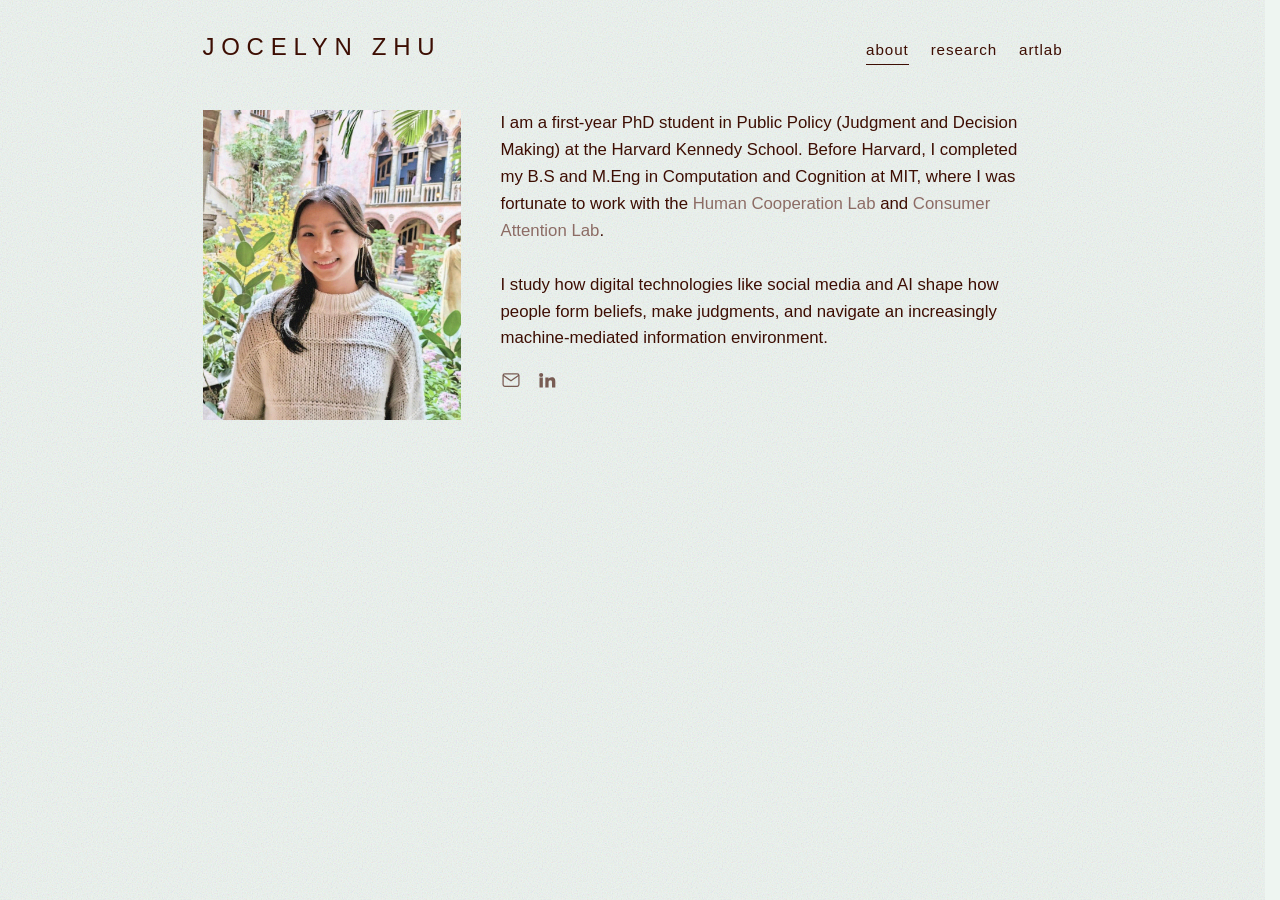
<file: index.html>
<!DOCTYPE html>
<html lang="en">

<head>
    <meta charset="UTF-8">
    <meta name="viewport" content="width=device-width, initial-scale=1.0">
    <title>JOCELYN ZHU</title>
    <link rel="preconnect" href="https://fonts.googleapis.com">
    <link rel="preconnect" href="https://fonts.gstatic.com" crossorigin>
    <link href="https://fonts.googleapis.com/css2?family=Playfair+Display:wght@500;600&display=swap" rel="stylesheet">
    <link rel="icon" href="favicon.svg" type="image/svg+xml">
    <link rel="icon" href="favicon.ico" sizes="any">
    <link rel="icon" href="favicon-32.png" type="image/png" sizes="32x32">
    <link rel="apple-touch-icon" href="apple-touch-icon.png">
    <link rel="stylesheet" href="styles.css">
</head>

<body>
    <header class="site-header">
        <div class="site-title"><a href="index.html">JOCELYN ZHU</a></div>
        <nav class="site-nav">
            <a href="index.html" aria-current="page">about</a>
            <a href="research.html">research</a>
            <a href="artlab.html">artlab</a>
        </nav>
    </header>

    <article>
        <div class="profile-container">
            <div class="grain-img profile-image">
                <img src="Jocelyn.jpeg" alt="Jocelyn Zhu">
            </div>
            <div class="profile-text">
                <p>I am a first-year PhD student in Public Policy (Judgment and Decision Making) at the Harvard Kennedy School. Before Harvard, I completed my B.S and M.Eng in Computation and Cognition at MIT, where I was fortunate to work with the <a href="https://davidrand-cooperation.com/lab">Human Cooperation Lab</a> and <a href="https://mitsloan.mit.edu/faculty/directory/jimin-nam">Consumer Attention Lab</a>.
                    <br>
                    <br>I study how digital technologies like social media and AI shape how people form beliefs, make judgments, and navigate an increasingly machine-mediated information environment.
                </p>
                <div class="contact-icons">
                    <a href="mailto:jocelynzhu@fas.harvard.edu" aria-label="Email">
                        <svg viewBox="0 0 24 24" fill="none" stroke="currentColor" stroke-width="1.5" stroke-linecap="round" stroke-linejoin="round" aria-hidden="true">
                            <rect x="2.5" y="4.5" width="19" height="15" rx="2"></rect>
                            <path d="M3 6.5l9 6.5 9-6.5"></path>
                        </svg>
                    </a>
                    <a href="https://www.linkedin.com/in/zhujocelyn/" aria-label="LinkedIn">
                        <svg viewBox="0 0 24 24" fill="currentColor" aria-hidden="true">
                            <path d="M4.98 3.5a2.5 2.5 0 1 1 0 5 2.5 2.5 0 0 1 0-5zM3 9h4v12H3V9zm7 0h3.8v1.65h.05c.53-.95 1.83-1.95 3.75-1.95 4 0 4.4 2.5 4.4 5.75V21h-4v-5.6c0-1.35-.03-3.1-1.9-3.1-1.9 0-2.2 1.48-2.2 3v5.7h-3.9V9z"></path>
                        </svg>
                    </a>
                </div>
            </div>
        </div>

    </article>

</body>

</html>
</file>
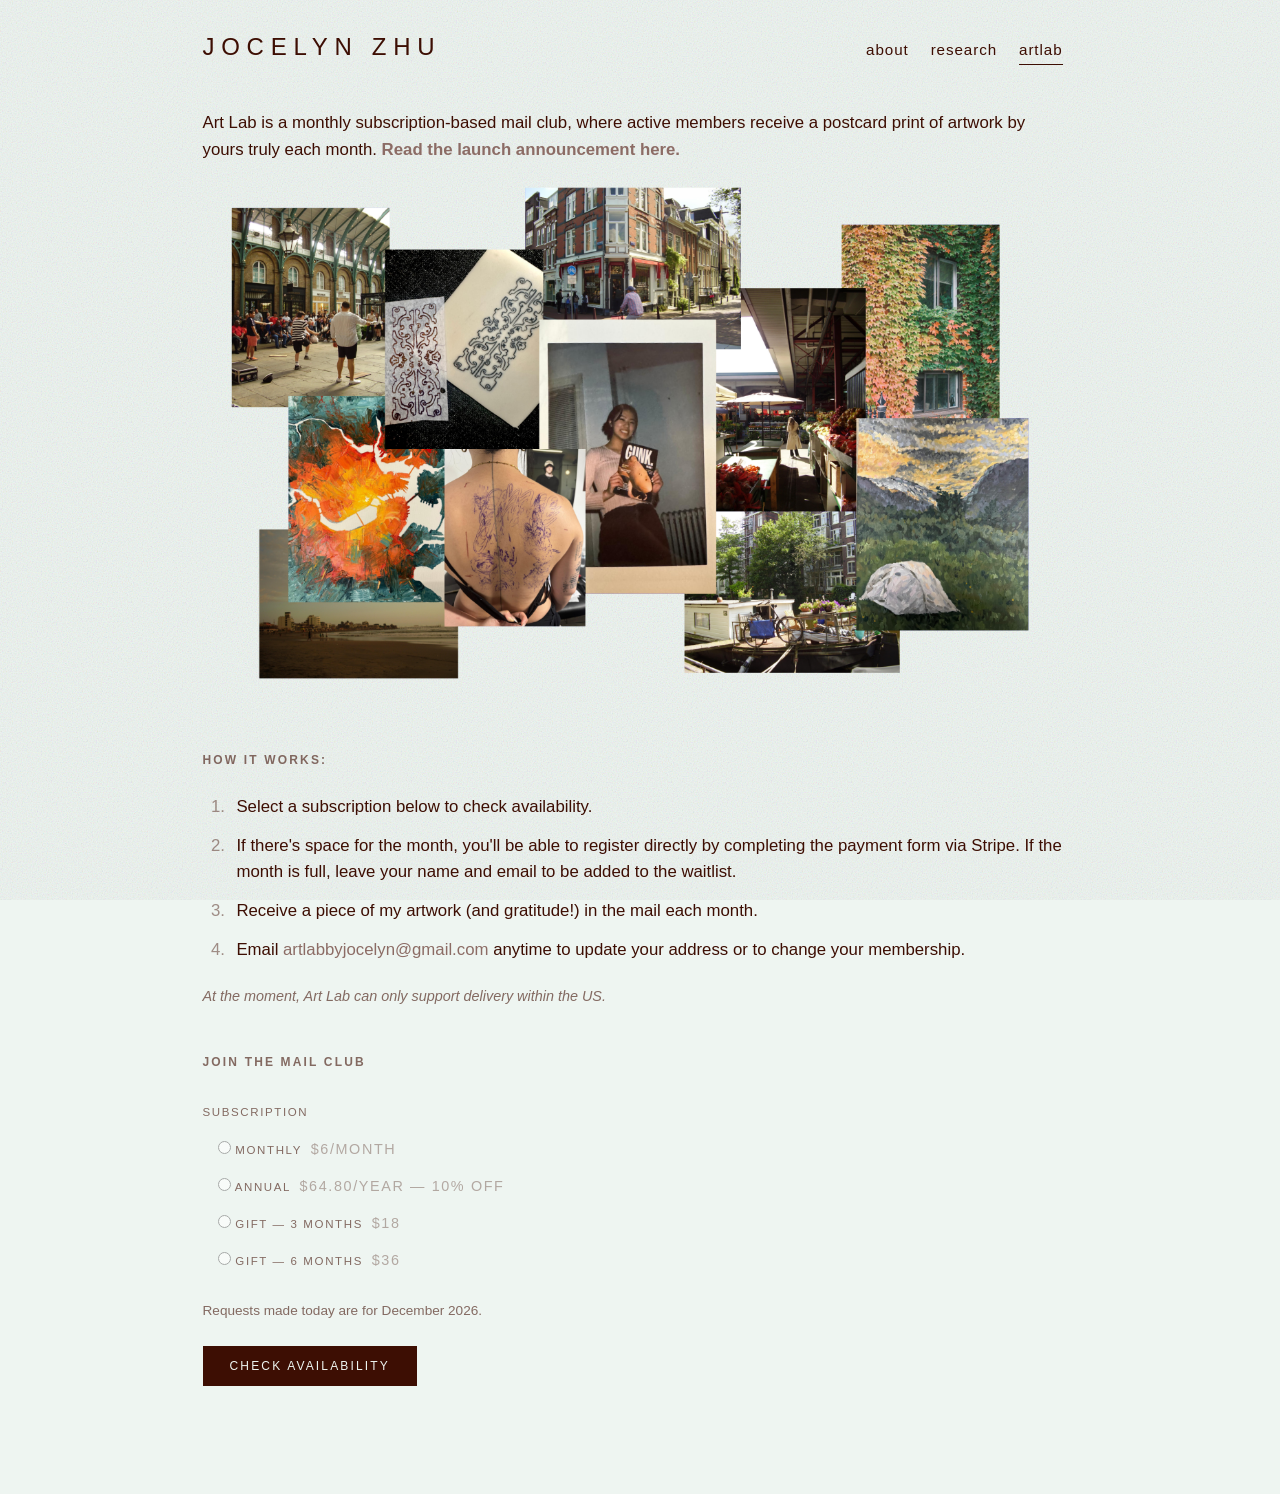
<file: artlab.html>
<!DOCTYPE html>
<html lang="en">

<head>
    <meta charset="UTF-8">
    <meta name="viewport" content="width=device-width, initial-scale=1.0">
    <title>Artlab | Jocelyn Zhu</title>
    <link rel="preconnect" href="https://fonts.googleapis.com">
    <link rel="preconnect" href="https://fonts.gstatic.com" crossorigin>
    <link href="https://fonts.googleapis.com/css2?family=Playfair+Display:wght@500;600&display=swap" rel="stylesheet">
    <link rel="icon" href="favicon.svg" type="image/svg+xml">
    <link rel="icon" href="favicon.ico" sizes="any">
    <link rel="icon" href="favicon-32.png" type="image/png" sizes="32x32">
    <link rel="apple-touch-icon" href="apple-touch-icon.png">
    <link rel="stylesheet" href="styles.css">
</head>

<body>
    <header class="site-header">
        <div class="site-title"><a href="index.html">JOCELYN ZHU</a></div>
        <nav class="site-nav">
            <a href="index.html">about</a>
            <a href="research.html">research</a>
            <a href="artlab.html" aria-current="page">artlab</a>
        </nav>
    </header>

    <article>
        <!-- <p>Monthly experiments, delivered to your mailbox.</p> -->
  

        <p>Art Lab is a monthly subscription-based mail club, where active members receive a postcard print of artwork by yours truly each month. <a class="announce" href="launch.html">Read the launch announcement here.</a></p>
        <img class="" src="artlab.png" alt="Art Overview">
        <h2>How it works:</h2>
        <ol class="steps">
            <li>Select a subscription below to check availability.</li>
            <li>If there's space for the month, you'll be able to register directly by completing the payment form via Stripe. If the month is full, leave your name and email to be added to the waitlist.</li>
            <li>Receive a piece of my artwork (and gratitude!) in the mail each month.</li>
            <li>Email <a href="mailto:artlabbyjocelyn@gmail.com">artlabbyjocelyn@gmail.com</a> anytime to update your address or to change your membership.</li>

        </ol>
        <p class="note">At the moment, Art Lab can only support delivery within the US.</p>

        <h2>Join the mail club</h2>

        <form class="signup" id="signup-form" novalidate>

            <fieldset>
                <legend>Subscription</legend>
                <div class="choices">
                    <label class="choice">
                        <input type="radio" name="subscription" value="monthly" required>
                        <span>Monthly <span class="price">$6/month</span></span>
                    </label>
                    <label class="choice">
                        <input type="radio" name="subscription" value="annual">
                        <span>Annual <span class="price">$64.80/year &mdash; 10% off</span></span>
                    </label>
                    <label class="choice">
                        <input type="radio" name="subscription" value="gift3">
                        <span>Gift &mdash; 3 months <span class="price">$18</span></span>
                    </label>
                    <label class="choice">
                        <input type="radio" name="subscription" value="gift6">
                        <span>Gift &mdash; 6 months <span class="price">$36</span></span>
                    </label>
                </div>
            </fieldset>

            <!-- Filled in by script: which month a request made today is for. -->
            <p class="hint" id="target-month"></p>

            <!-- Honeypot: hidden from people, irresistible to form-filling bots.
                 Anything submitted with this filled in is rejected server-side. -->
            <div class="hp" aria-hidden="true">
                <label for="website">Website</label>
                <input type="text" id="website" name="website" tabindex="-1" autocomplete="off">
            </div>

            <button type="submit">Check availability</button>
        </form>

        <!-- Outside the form so it spans the article width rather than the
             narrower form column. -->
        <p class="form-status" id="form-status" role="status" aria-live="polite"></p>

        <!-- Stripe checkout, revealed only once the chosen month has room. One
             buy button per plan; see artlab-form-setup.md for creating them. -->
        <div class="pay" id="pay" hidden>
            <div class="pay-panel" data-plan="monthly" hidden>
<stripe-buy-button
  buy-button-id="buy_btn_1UAfqxK2gCnA4l7FmbFyvOCB"
  publishable-key="pk_live_51U3iqbK2gCnA4l7FddEpalBauWomlTHcKr4JLmQIzwj3HSz1mfwLEF6MXeN1DooIEfqvjAmYFtXSwQrqbOYOfh0100oXxLsOJ6"
>
</stripe-buy-button>
            </div>
            <div class="pay-panel" data-plan="annual" hidden>
<stripe-buy-button
  buy-button-id="buy_btn_1UAfrpK2gCnA4l7FP7WQt5Fv"
  publishable-key="pk_live_51U3iqbK2gCnA4l7FddEpalBauWomlTHcKr4JLmQIzwj3HSz1mfwLEF6MXeN1DooIEfqvjAmYFtXSwQrqbOYOfh0100oXxLsOJ6"
>
</stripe-buy-button>
            </div>
            <div class="pay-panel" data-plan="gift3" hidden>
<stripe-buy-button
  buy-button-id="buy_btn_1UAfsKK2gCnA4l7FiaUjSUQ5"
  publishable-key="pk_live_51U3iqbK2gCnA4l7FddEpalBauWomlTHcKr4JLmQIzwj3HSz1mfwLEF6MXeN1DooIEfqvjAmYFtXSwQrqbOYOfh0100oXxLsOJ6"
>
</stripe-buy-button>
            </div>
            <div class="pay-panel" data-plan="gift6" hidden>
<stripe-buy-button
  buy-button-id="buy_btn_1UAfseK2gCnA4l7F1bzg1iwz"
  publishable-key="pk_live_51U3iqbK2gCnA4l7FddEpalBauWomlTHcKr4JLmQIzwj3HSz1mfwLEF6MXeN1DooIEfqvjAmYFtXSwQrqbOYOfh0100oXxLsOJ6"
>
</stripe-buy-button>
            </div>
        </div>

        <!-- Shown instead of checkout when the month is full or not open yet. -->
        <form class="signup waitlist" id="waitlist-form" novalidate hidden>
            <div class="field">
                <label for="wl-name">Name</label>
                <input type="text" id="wl-name" name="name" autocomplete="name" required>
            </div>

            <div class="field">
                <label for="wl-email">Email</label>
                <input type="email" id="wl-email" name="email" autocomplete="email" required>
            </div>

            <div class="hp" aria-hidden="true">
                <label for="wl-website">Website</label>
                <input type="text" id="wl-website" name="website" tabindex="-1" autocomplete="off">
            </div>

            <button type="submit">Join the waitlist</button>
        </form>

        <p class="form-status" id="waitlist-status" role="status" aria-live="polite"></p>

    </article>

    <script async src="https://js.stripe.com/v3/buy-button.js"></script>

    <script>
        (function () {
            // Google Apps Script web app URL — see artlab-form-setup.md. Must be the
            // deployment's /exec URL. It logs the check and answers with how many
            // slots the requested month has left.
            var ENDPOINT = "https://script.google.com/macros/s/AKfycbzFB9LLjvZMjlT0acG_gcjGvVOozp7t3akyPD6Sg_THDMTGG8SMBFYQqzPyzHr1GUg_Jg/exec";

            // Shared secret, checked by doPost before a row is appended. This is visible
            // in page source — it filters drive-by bots, not a determined person.
            var SECRET = "04058a64cc1a98de";

            // Human-readable names for the plan keys used in the form's radio values.
            var PLAN_LABELS = {
                monthly: "Monthly - $6/month",
                annual: "Annual - $64.80/year",
                gift3: "Gift 3 months - $18",
                gift6: "Gift 6 months - $36"
            };

            var MONTH_NAMES = ["January", "February", "March", "April", "May", "June",
                "July", "August", "September", "October", "November", "December"];

            // Bots submit almost instantly; people take time to fill this in. doPost
            // rejects anything faster than its threshold.
            var loadedAt = Date.now();

            var form = document.getElementById("signup-form");
            var status = document.getElementById("form-status");
            var button = form.querySelector("button[type=submit]");
            var pay = document.getElementById("pay");
            var monthNote = document.getElementById("target-month");
            var waitlistForm = document.getElementById("waitlist-form");
            var waitlistStatus = document.getElementById("waitlist-status");
            var waitlistButton = waitlistForm.querySelector("button[type=submit]");

            // Which plan the last availability check asked about, so the waitlist row
            // records what they actually wanted.
            var pendingPlan = "";

            // Requests placed before the 15th are for the current month; from the
            // 15th on there isn't time to print and mail, so they roll to the next.
            function targetMonth(now) {
                var d = now || new Date();
                var y = d.getFullYear();
                var m = d.getMonth();            // 0-11
                if (d.getDate() >= 15) {
                    m += 1;
                    if (m > 11) { m = 0; y += 1; }
                }
                return {
                    key: y + "-" + (m < 9 ? "0" : "") + (m + 1),
                    label: MONTH_NAMES[m] + " " + y
                };
            }

            var target = targetMonth();
            monthNote.textContent = "Requests made today are for " + target.label + ".";

            function hidePay() {
                pay.hidden = true;
                Array.prototype.forEach.call(pay.querySelectorAll(".pay-panel"), function (panel) {
                    panel.hidden = true;
                });
            }

            function showPay(plan) {
                hidePay();
                var panel = pay.querySelector('.pay-panel[data-plan="' + plan + '"]');
                if (!panel) { return; }
                panel.hidden = false;
                pay.hidden = false;
            }

            // Accepts a string, or a node when the message needs a link inside it.
            function writeStatus(el, message, kind) {
                el.textContent = "";
                if (typeof message === "string") {
                    el.textContent = message;
                } else if (message) {
                    el.appendChild(message);
                }
                el.className = "form-status" + (kind ? " is-" + kind : "");
            }

            function setStatus(message, kind) { writeStatus(status, message, kind); }

            function setWaitlistStatus(message, kind) { writeStatus(waitlistStatus, message, kind); }

            function hideWaitlist() {
                waitlistForm.hidden = true;
                setWaitlistStatus("");
            }

            function showWaitlist() {
                waitlistForm.reset();
                waitlistForm.hidden = false;
            }

            function mailLink() {
                var link = document.createElement("a");
                link.href = "mailto:artlabbyjocelyn@gmail.com";
                link.textContent = "artlabbyjocelyn@gmail.com";
                return link;
            }

            // Builds a status message with the artlab address as a real link inside it.
            function messageWithEmail(before, after) {
                var frag = document.createDocumentFragment();
                frag.appendChild(document.createTextNode(before));
                frag.appendChild(mailLink());
                frag.appendChild(document.createTextNode(after));
                return frag;
            }

            function submissionError() {
                return messageWithEmail(
                    "Form submission error. Apologies for the inconvenience! Please email ",
                    " to sign-up.");
            }

            // A library URL or an unset placeholder can't receive a POST — only a
            // deployed web app's /exec URL can.
            function endpointReady() {
                return /^https:\/\/script\.google\.com\/macros\/s\/[\w-]+\/exec$/.test(ENDPOINT);
            }

            // One POST shape for both forms; doPost branches on `action`.
            function post(payload) {
                payload.secret = SECRET;
                payload.elapsedMs = Date.now() - loadedAt;
                payload.timestamp = new Date().toISOString();
                payload.month = target.key;

                return fetch(ENDPOINT, {
                    method: "POST",
                    // text/plain keeps this a CORS "simple request", so Apps Script
                    // does not need to answer a preflight.
                    headers: { "Content-Type": "text/plain;charset=utf-8" },
                    body: JSON.stringify(payload)
                }).then(function (response) {
                    if (!response.ok) { throw new Error("Request failed: " + response.status); }
                    return response.json();
                }).then(function (result) {
                    if (!result || !result.ok) { throw new Error("Rejected"); }
                    return result;
                });
            }

            // Clear the result once someone changes their selection.
            form.addEventListener("input", function () {
                if (status.textContent) { setStatus(""); }
                hidePay();
                hideWaitlist();
            });

            form.addEventListener("submit", function (event) {
                event.preventDefault();

                // novalidate is on the form so we control when messages appear.
                if (!form.checkValidity()) {
                    form.reportValidity();
                    return;
                }

                var data = new FormData(form);
                var plan = (data.get("subscription") || "").toString();
                pendingPlan = plan;

                hidePay();
                hideWaitlist();
                button.disabled = true;
                setStatus("Checking availability…");

                if (!endpointReady()) {
                    setStatus("No endpoint configured yet — availability can't be checked.", "error");
                    button.disabled = false;
                    return;
                }

                post({
                    action: "check",
                    hp: (data.get("website") || "").toString(),
                    plan: plan,
                    planLabel: PLAN_LABELS[plan] || plan
                })
                    .then(function (result) {
                        if (result.known && result.remaining > 0) {
                            setStatus("Good news — " + target.label + " has space. " +
                                "Complete your payment below to confirm your registration.",
                                "thanks");
                            showPay(plan);
                            return;
                        }

                        // Full, or a month with no capacity entry (not open yet). Either
                        // way the next step is the same: take their name for the list.
                        setStatus(result.known
                            ? target.label + " is fully subscribed. Leave your name below and " +
                              "I'll email you as soon as a spot opens up."
                            : "Signups for " + target.label + " aren't open yet. Leave your name " +
                              "below and I'll email you when they are.", "thanks");
                        showWaitlist();
                    })
                    .catch(function () {
                        setStatus(submissionError(), "error");
                    })
                    .then(function () {
                        button.disabled = false;
                    });
            });

            waitlistForm.addEventListener("input", function () {
                if (waitlistStatus.textContent) { setWaitlistStatus(""); }
            });

            waitlistForm.addEventListener("submit", function (event) {
                event.preventDefault();

                if (!waitlistForm.checkValidity()) {
                    waitlistForm.reportValidity();
                    return;
                }

                var data = new FormData(waitlistForm);
                waitlistButton.disabled = true;
                setWaitlistStatus("Adding you to the list…");

                post({
                    action: "waitlist",
                    hp: (data.get("website") || "").toString(),
                    plan: pendingPlan,
                    planLabel: PLAN_LABELS[pendingPlan] || pendingPlan,
                    name: (data.get("name") || "").toString().trim(),
                    email: (data.get("email") || "").toString().trim()
                })
                    .then(function () {
                        // The form has done its job — replace it with the confirmation.
                        waitlistForm.reset();
                        waitlistForm.hidden = true;
                        setStatus("");
                        setWaitlistStatus("You're on the list — thank you! I'll email you as soon " +
                            "as a spot opens up for " + target.label + ".", "thanks");
                    })
                    .catch(function () {
                        setWaitlistStatus(submissionError(), "error");
                    })
                    .then(function () {
                        waitlistButton.disabled = false;
                    });
            });
        }());
    </script>

</body>

</html>
</file>
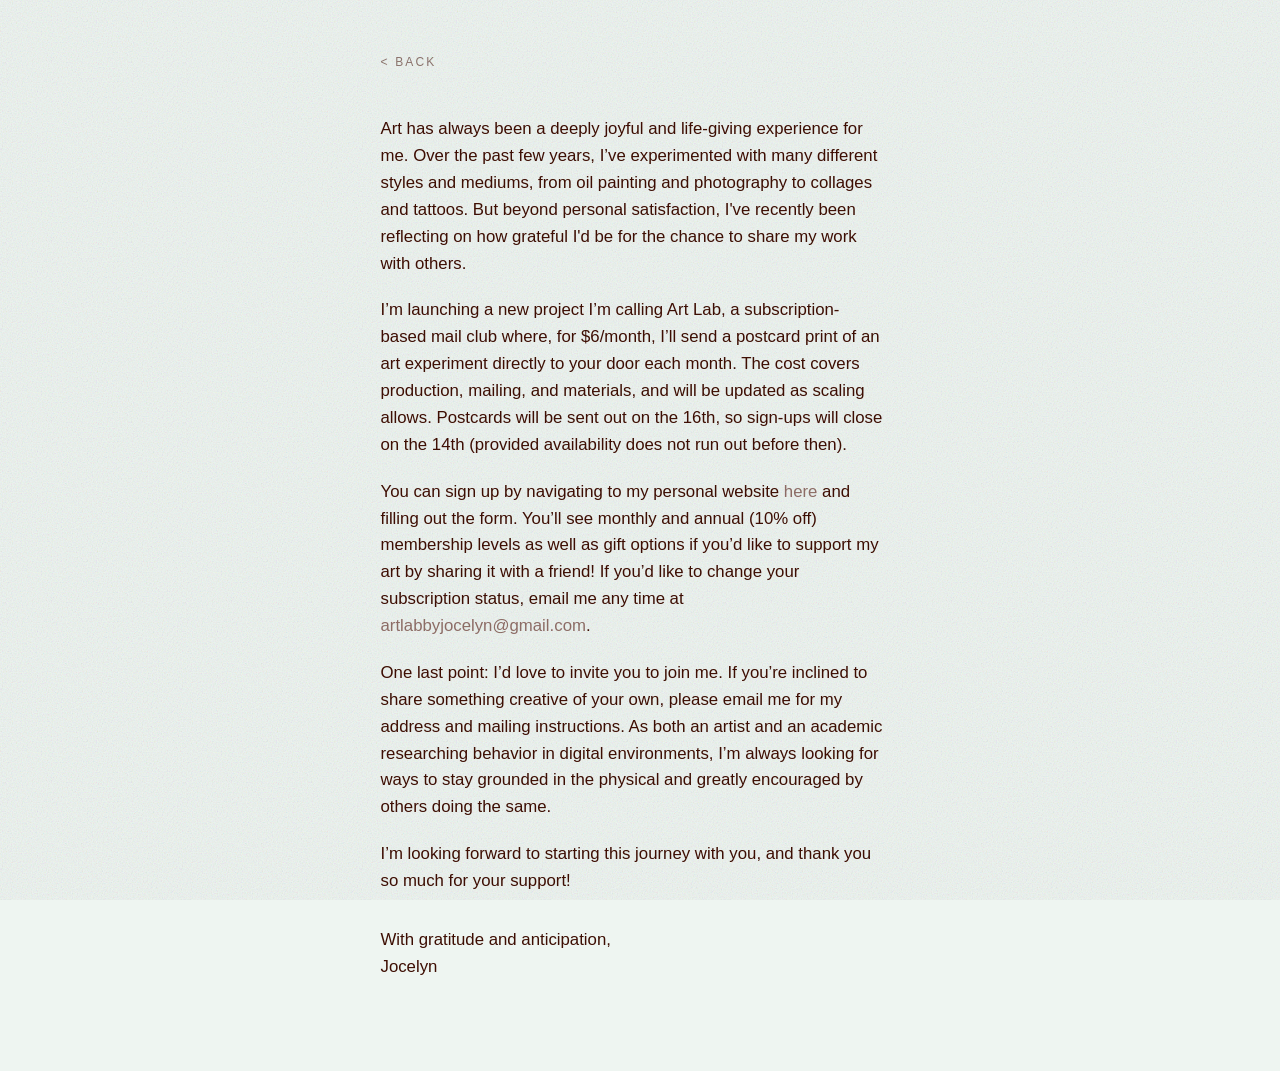
<file: launch.html>
<!DOCTYPE html>
<html lang="en">

<head>
    <meta charset="UTF-8">
    <meta name="viewport" content="width=device-width, initial-scale=1.0">
    <title>Art Lab — Launch Announcement</title>
    <link rel="preconnect" href="https://fonts.googleapis.com">
    <link rel="preconnect" href="https://fonts.gstatic.com" crossorigin>
    <link href="https://fonts.googleapis.com/css2?family=Playfair+Display:wght@500;600&display=swap" rel="stylesheet">
    <link rel="icon" href="favicon.svg" type="image/svg+xml">
    <link rel="icon" href="favicon.ico" sizes="any">
    <link rel="icon" href="favicon-32.png" type="image/png" sizes="32x32">
    <link rel="apple-touch-icon" href="apple-touch-icon.png">
    <link rel="stylesheet" href="styles.css">
</head>

<body>
    <!-- No site header here on purpose: just the letter and a way back. -->
    <main class="letter">
        <a class="back-link" href="artlab.html">&lt; Back</a>

        <p>Art has always been a deeply joyful and life-giving experience for me. Over the past
            few years, I&rsquo;ve experimented with many different styles and mediums, from oil
            painting and photography to collages and tattoos. But beyond personal satisfaction,
            I've recently been reflecting on how grateful I'd be for the chance to share my work
            with others.</p>

        <p>I&rsquo;m launching a new project I&rsquo;m calling Art Lab, a subscription-based mail
            club where, for $6/month, I&rsquo;ll send a postcard print of an art experiment
            directly to your door each month. The cost covers production, mailing, and
            materials, and will be updated as scaling allows. Postcards will be sent out on the
            16th, so sign-ups will close on the 14th (provided availability does not run out
            before then).</p>

        <p>You can sign up by navigating to my personal website
            <a href="artlab.html">here</a> and filling out the form. You&rsquo;ll see monthly and
            annual (10% off) membership levels as well as gift options if you&rsquo;d like to
            support my art by sharing it with a friend! If you&rsquo;d like to change your
            subscription status, email me any time at
            <a href="mailto:artlabbyjocelyn@gmail.com">artlabbyjocelyn@gmail.com</a>.</p>

        <p>One last point: I&rsquo;d love to invite you to join me. If you&rsquo;re inclined to
            share something creative of your own, please email me for my address and mailing
            instructions. As both an artist and an academic researching behavior in digital
            environments, I&rsquo;m always looking for ways to stay grounded in the physical and
            greatly encouraged by others doing the same.</p>

        <p>I&rsquo;m looking forward to starting this journey with you, and thank you so much for
            your support!</p>

        <p class="signoff">With gratitude and anticipation,<br>Jocelyn</p>
    </main>

</body>

</html>
</file>
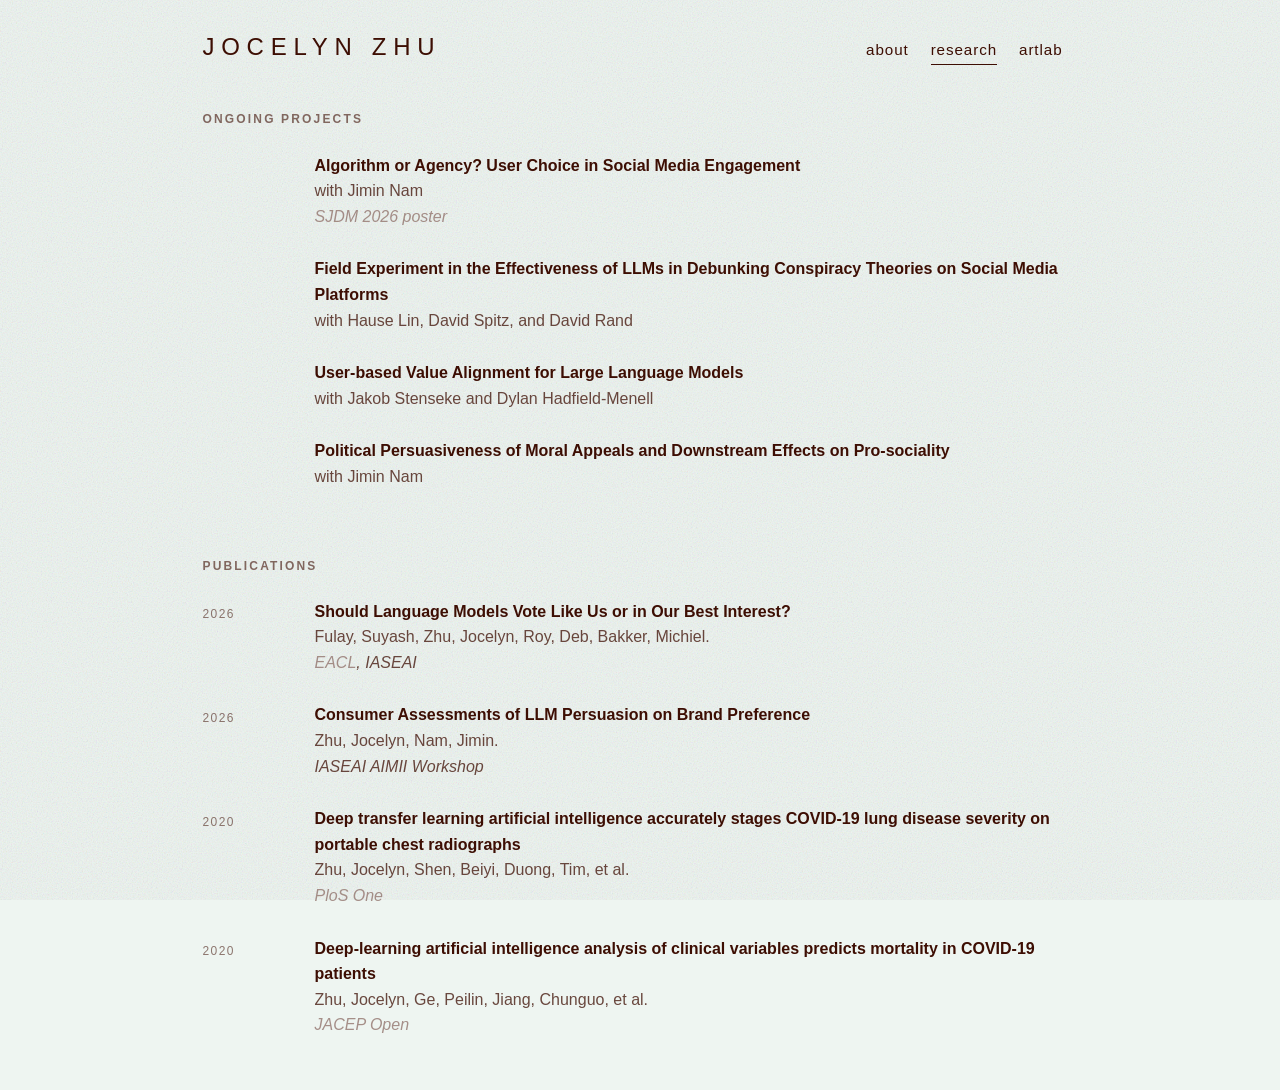
<file: research.html>
<!DOCTYPE html>
<html lang="en">

<head>
    <meta charset="UTF-8">
    <meta name="viewport" content="width=device-width, initial-scale=1.0">
    <title>Research | Jocelyn Zhu</title>
    <link rel="preconnect" href="https://fonts.googleapis.com">
    <link rel="preconnect" href="https://fonts.gstatic.com" crossorigin>
    <link href="https://fonts.googleapis.com/css2?family=Playfair+Display:wght@500;600&display=swap" rel="stylesheet">
    <link rel="icon" href="favicon.svg" type="image/svg+xml">
    <link rel="icon" href="favicon.ico" sizes="any">
    <link rel="icon" href="favicon-32.png" type="image/png" sizes="32x32">
    <link rel="apple-touch-icon" href="apple-touch-icon.png">
    <link rel="stylesheet" href="styles.css">
</head>

<body>
    <header class="site-header">
        <div class="site-title"><a href="index.html">JOCELYN ZHU</a></div>
        <nav class="site-nav">
            <a href="index.html">about</a>
            <a href="research.html" aria-current="page">research</a>
            <a href="artlab.html">artlab</a>
        </nav>
    </header>

    <article>
        <h2>Ongoing Projects</h2>

        <div class="entry">
            <div class="entry-year"></div>
            <div class="entry-body">
                <span class="title">Algorithm or Agency? User Choice in Social Media Engagement</span><br>
                <span class="meta">with Jimin Nam<br>
                <i><a href="sjdm2026.html">SJDM 2026 poster</a></i></span>
            </div>
        </div>

        <div class="entry">
            <div class="entry-year"></div>
            <div class="entry-body">
                <span class="title">Field Experiment in the Effectiveness of LLMs in Debunking Conspiracy Theories on Social Media Platforms</span><br>
                <span class="meta">with Hause Lin, David Spitz, and David Rand</span>
            </div>
        </div>

        <div class="entry">
            <div class="entry-year"></div>
            <div class="entry-body">
                <span class="title">User-based Value Alignment for Large Language Models</span><br>
                <span class="meta">with Jakob Stenseke and Dylan Hadfield-Menell</span>
            </div>
        </div>

        <div class="entry">
            <div class="entry-year"></div>
            <div class="entry-body">
                <span class="title">Political Persuasiveness of Moral Appeals and Downstream Effects on Pro-sociality</span><br>
                <span class="meta">with Jimin Nam</span>
            </div>
        </div>

        <h2>Publications</h2>

        <div class="entry">
            <div class="entry-year">2026</div>
            <div class="entry-body">
                <span class="title">Should Language Models Vote Like Us or in Our Best Interest?</span><br>
                <span class="meta">Fulay, Suyash, Zhu, Jocelyn, Roy, Deb, Bakker, Michiel.<br>
                <i><a href="https://aclanthology.org/2026.eacl-long.239.pdf">EACL</a>, IASEAI</i></span>
            </div>
        </div>

        <div class="entry">
            <div class="entry-year">2026</div>
            <div class="entry-body">
                <span class="title">Consumer Assessments of LLM Persuasion on Brand Preference</span><br>
                <span class="meta">Zhu, Jocelyn, Nam, Jimin.<br>
                <i>IASEAI AIMII Workshop</i></span>
            </div>
        </div>

        <div class="entry">
            <div class="entry-year">2020</div>
            <div class="entry-body">
                <span class="title">Deep transfer learning artificial intelligence accurately stages COVID-19 lung disease severity on portable chest radiographs</span><br>
                <span class="meta">Zhu, Jocelyn, Shen, Beiyi, Duong, Tim, et al.<br>
                <i><a href="https://doi.org/10.1371/journal.pone.0236621">PloS One</a></i></span>
            </div>
        </div>

        <div class="entry">
            <div class="entry-year">2020</div>
            <div class="entry-body">
                <span class="title">Deep&#8209;learning artificial intelligence analysis of clinical variables predicts mortality in COVID&#8209;19 patients</span><br>
                <span class="meta">Zhu, Jocelyn, Ge, Peilin, Jiang, Chunguo, et al.<br>
                <i><a href="https://doi.org/10.1002/emp2.12205">JACEP Open</a></i></span>
            </div>
        </div>
    </article>

</body>

</html>
</file>
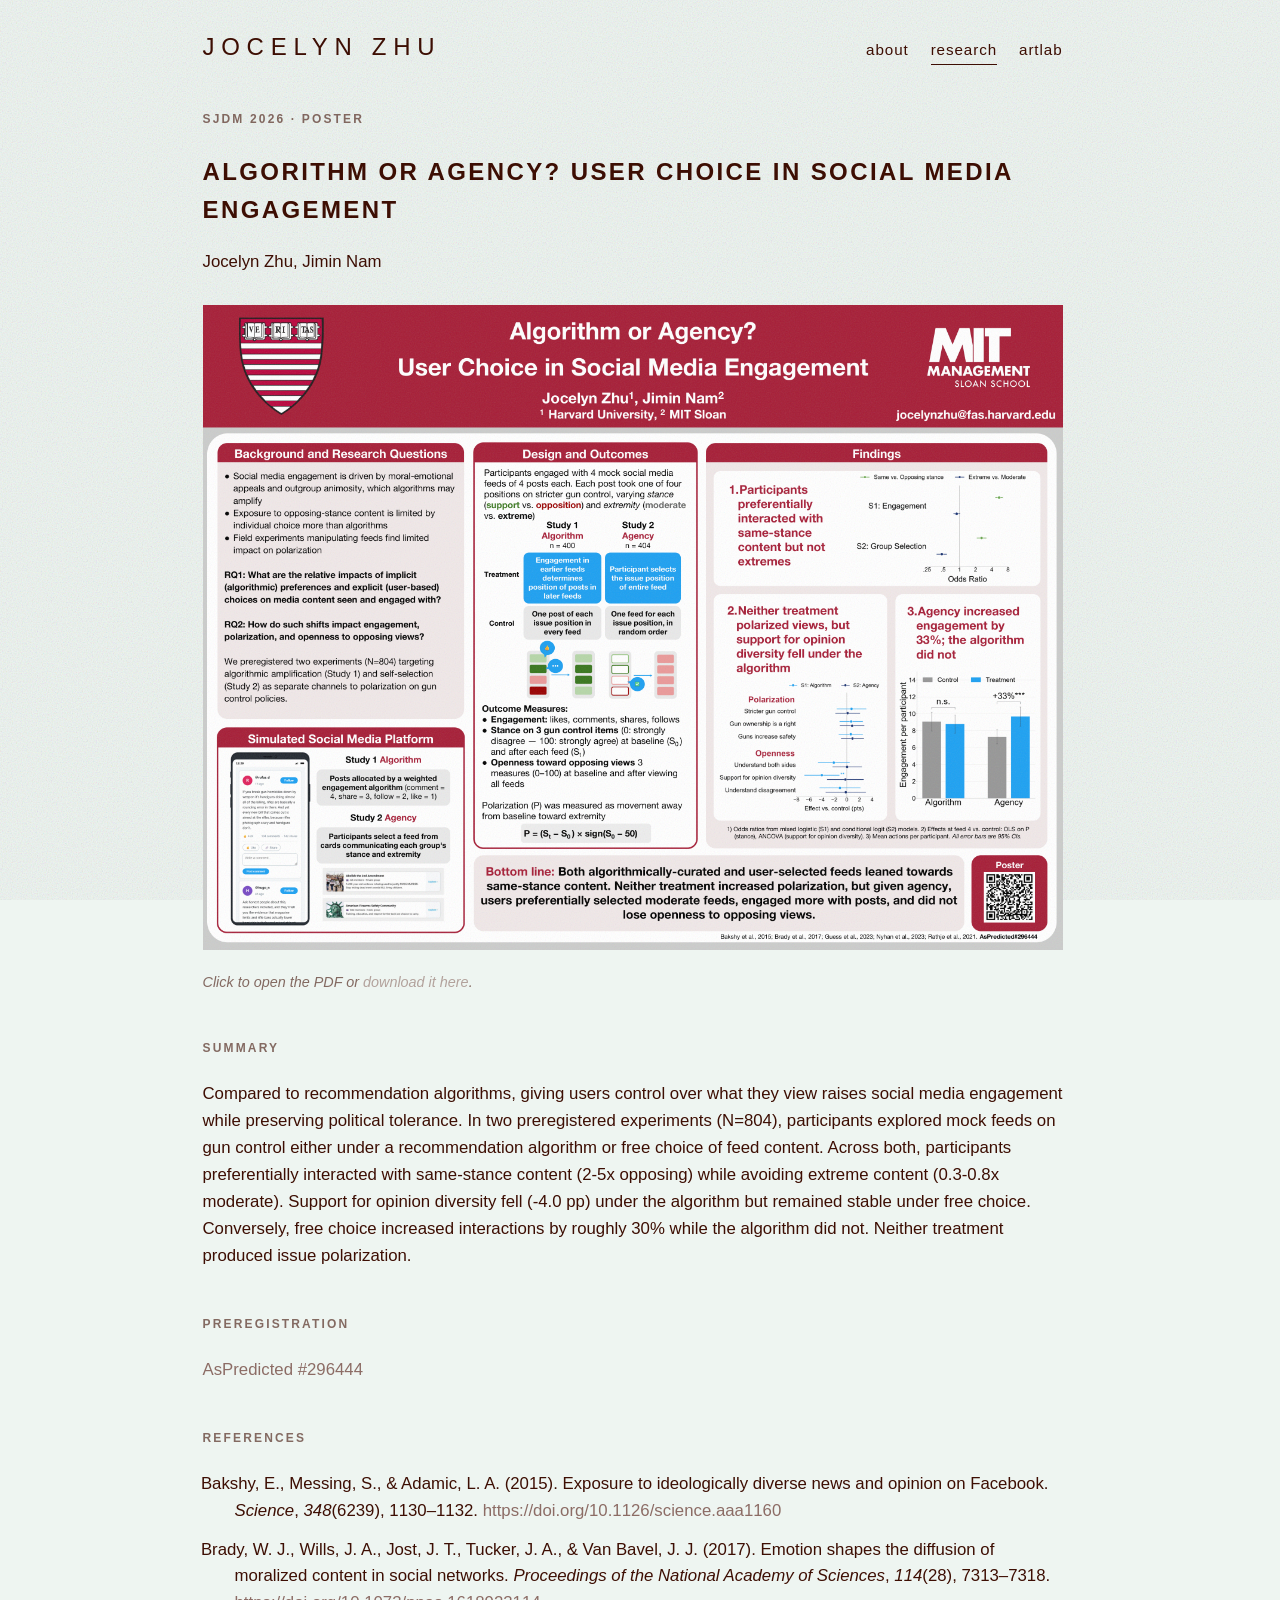
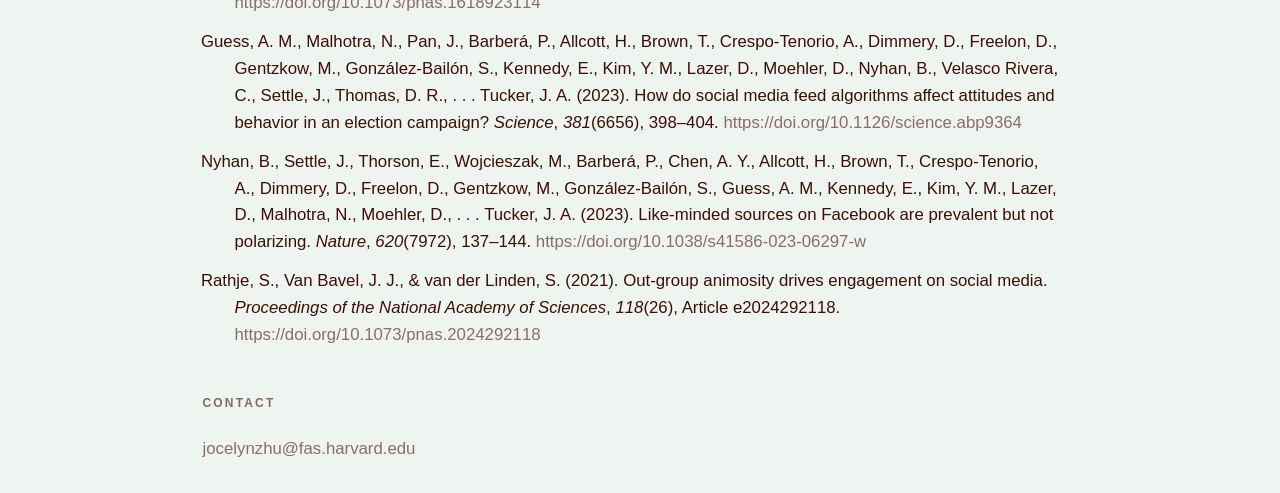
<file: sjdm2026.html>
<!DOCTYPE html>
<html lang="en">

<head>
    <meta charset="UTF-8">
    <meta name="viewport" content="width=device-width, initial-scale=1.0">
    <title>Algorithm or Agency? | Jocelyn Zhu</title>
    <meta name="description" content="SJDM 2026 poster: User choice in social media engagement. Jocelyn Zhu and Jimin Nam.">
    <link rel="preconnect" href="https://fonts.googleapis.com">
    <link rel="preconnect" href="https://fonts.gstatic.com" crossorigin>
    <link href="https://fonts.googleapis.com/css2?family=Playfair+Display:wght@500;600&display=swap" rel="stylesheet">
    <link rel="icon" href="favicon.svg" type="image/svg+xml">
    <link rel="icon" href="favicon.ico" sizes="any">
    <link rel="icon" href="favicon-32.png" type="image/png" sizes="32x32">
    <link rel="apple-touch-icon" href="apple-touch-icon.png">
    <link rel="stylesheet" href="styles.css">
</head>

<body>
    <header class="site-header">
        <div class="site-title"><a href="index.html">JOCELYN ZHU</a></div>
        <nav class="site-nav">
            <a href="index.html">about</a>
            <a href="research.html" aria-current="page">research</a>
            <a href="artlab.html">artlab</a>
        </nav>
    </header>

    <article>
        <h2>SJDM 2026 &middot; Poster</h2>
        <h1>Algorithm or Agency? User Choice in Social Media Engagement</h1>
        <p class="meta">Jocelyn Zhu, Jimin Nam</p>

        <a class="grain-img" href="posters/sjdm2026.pdf" style="margin-top: 24px;">
            <img src="posters/sjdm2026.png" alt="Poster: Algorithm or Agency? User Choice in Social Media Engagement">
        </a>
        <p class="note">Click to open the PDF or <a href="posters/sjdm2026.pdf" download>download it here</a>.</p>

        <h2 style="margin-top: 40px;">Summary</h2>
        <p>Compared to recommendation algorithms, giving users control over what they view raises social media engagement while preserving political tolerance. In two preregistered experiments (N=804), participants explored mock feeds on gun control either under a recommendation algorithm or free choice of feed content. Across both, participants preferentially interacted with same-stance content (2-5x opposing) while avoiding extreme content (0.3-0.8x moderate). Support for opinion diversity fell (-4.0 pp) under the algorithm but remained stable under free choice. Conversely, free choice increased interactions by roughly 30% while the algorithm did not. Neither treatment produced issue polarization.</p>

        <h2>Preregistration</h2>
        <p><a href="https://aspredicted.org/mq3bq9.pdf">AsPredicted #296444</a></p>

        <h2>References</h2>
        <ul class="steps" style="list-style: none; padding-left: 2em;">
            <li style="text-indent: -2em; padding-left: 0;">Bakshy, E., Messing, S., &amp; Adamic, L. A. (2015). Exposure to ideologically diverse news and opinion on Facebook. <i>Science</i>, <i>348</i>(6239), 1130&ndash;1132. <a href="https://doi.org/10.1126/science.aaa1160">https://doi.org/10.1126/science.aaa1160</a></li>
            <li style="text-indent: -2em; padding-left: 0;">Brady, W. J., Wills, J. A., Jost, J. T., Tucker, J. A., &amp; Van Bavel, J. J. (2017). Emotion shapes the diffusion of moralized content in social networks. <i>Proceedings of the National Academy of Sciences</i>, <i>114</i>(28), 7313&ndash;7318. <a href="https://doi.org/10.1073/pnas.1618923114">https://doi.org/10.1073/pnas.1618923114</a></li>
            <li style="text-indent: -2em; padding-left: 0;">Guess, A. M., Malhotra, N., Pan, J., Barber&aacute;, P., Allcott, H., Brown, T., Crespo-Tenorio, A., Dimmery, D., Freelon, D., Gentzkow, M., Gonz&aacute;lez-Bail&oacute;n, S., Kennedy, E., Kim, Y. M., Lazer, D., Moehler, D., Nyhan, B., Velasco Rivera, C., Settle, J., Thomas, D. R., . . . Tucker, J. A. (2023). How do social media feed algorithms affect attitudes and behavior in an election campaign? <i>Science</i>, <i>381</i>(6656), 398&ndash;404. <a href="https://doi.org/10.1126/science.abp9364">https://doi.org/10.1126/science.abp9364</a></li>
            <li style="text-indent: -2em; padding-left: 0;">Nyhan, B., Settle, J., Thorson, E., Wojcieszak, M., Barber&aacute;, P., Chen, A. Y., Allcott, H., Brown, T., Crespo-Tenorio, A., Dimmery, D., Freelon, D., Gentzkow, M., Gonz&aacute;lez-Bail&oacute;n, S., Guess, A. M., Kennedy, E., Kim, Y. M., Lazer, D., Malhotra, N., Moehler, D., . . . Tucker, J. A. (2023). Like-minded sources on Facebook are prevalent but not polarizing. <i>Nature</i>, <i>620</i>(7972), 137&ndash;144. <a href="https://doi.org/10.1038/s41586-023-06297-w">https://doi.org/10.1038/s41586-023-06297-w</a></li>
            <li style="text-indent: -2em; padding-left: 0;">Rathje, S., Van Bavel, J. J., &amp; van der Linden, S. (2021). Out-group animosity drives engagement on social media. <i>Proceedings of the National Academy of Sciences</i>, <i>118</i>(26), Article e2024292118. <a href="https://doi.org/10.1073/pnas.2024292118">https://doi.org/10.1073/pnas.2024292118</a></li>
        </ul>

        <h2>Contact</h2>
        <p><a href="mailto:jocelynzhu@fas.harvard.edu">jocelynzhu@fas.harvard.edu</a></p>
    </article>

</body>

</html>
</file>
<file: styles.css>
/* Reset some default styles */
* {
    box-sizing: border-box;
    margin: 0;
    padding: 0;
}

:root {
    --bg: #eef5f1;
    --ink: #3d0e03;
    --link: #8c6c65;
    /* Didot on macOS, Bodoni MT on Windows/Office, Playfair Display as web fallback */
    /* --display: Didot, "Didot LT STD", "Times New Roman", serif; */
    --display:"Helvetica Neue", Helvetica, Arial, sans-serif;
    --text: "Helvetica Neue", Helvetica, Arial, sans-serif;
    --grain: url("data:image/svg+xml,%3Csvg xmlns='http://www.w3.org/2000/svg' width='180' height='180'%3E%3Cfilter id='n'%3E%3CfeTurbulence type='fractalNoise' baseFrequency='0.8' numOctaves='4' stitchTiles='stitch'/%3E%3C/filter%3E%3Crect width='100%25' height='100%25' filter='url(%23n)'/%3E%3C/svg%3E");
}

html {
    /* Always reserve the scrollbar gutter so the centered header doesn't
       shift between short pages (about, artlab) and tall ones (research). */
    scrollbar-gutter: stable;
    overflow-y: scroll; /* fallback for browsers without scrollbar-gutter */
    background-color: var(--bg);
}

body {
    font-family: var(--text);
    line-height: 1.6;
    color: var(--ink);
    margin: 0;
    padding: 0;
    position: relative;
}

/* Paper grain on the page ground. Sits behind all content (z-index -1) so it
   textures the background only — images get their own lighter pass below. */
body::after {
    content: "";
    position: fixed;
    inset: 0;
    z-index: -1;
    pointer-events: none;
    opacity: 0.25;
    background-image: var(--grain);
}

/* Same grain at a lighter touch, laid over an image. */
.grain-img {
    position: relative;
    display: block;
}

.grain-img img {
    display: block;
    width: 100%;
    height: auto;
}

.grain-img::after {
    content: "";
    position: absolute;
    inset: 0;
    pointer-events: none;
    opacity: 0.1;
    background-image: var(--grain);
}

a {
    color: var(--link);
    text-decoration: none;
}

a:hover {
    text-decoration: underline;
}

strong {
    /* font-style: oblique; */
}

/* ---------- header / nav ---------- */

.site-header {
    max-width: 900px;
    margin: 0 auto;
    padding: 28px 20px 14px;
    display: flex;
    flex-wrap: wrap;
    align-items: baseline;
    justify-content: space-between;
    gap: 10px 24px;
    /* border-bottom: 1px solid rgba(61, 32, 3, 0.2); */
}

.site-title {
    font-family: var(--display);
    font-size: 1.5rem;
    font-weight: 200;
    letter-spacing: 0.28em;
    color: var(--ink);
}

.site-title a {
    color: inherit;
}

.site-title a:hover {
    text-decoration: none;
}

.site-nav {
    display: flex;
    gap: 22px;
}

.site-nav a {
    font-family: var(--text);
    font-size: 0.95rem;
    letter-spacing: 0.06em;
    text-transform: lowercase;
    color: var(--ink);
    padding-bottom: 2px;
}

.site-nav a:hover {
    text-decoration: none;
    border-bottom: 1px solid var(--ink);
}

.site-nav a[aria-current="page"] {
    border-bottom: 1px solid var(--ink);
}

/* ---------- content ---------- */

article {
    display: flex;
    max-width: 900px;
    margin: 30px auto;
    padding: 0 20px;
    gap: 5px;
    flex-direction: column;
}

h1, h2, h3 {
    font-family: var(--display);
    text-transform: uppercase;
}

h1 {
    margin-bottom: 15px;
    font-weight: 600;
    font-size: 1.5rem;
    letter-spacing: 0.1em;
}

/* Small, wide and quiet — the body copy carries the page, headings just label it. */
h2 {
    margin: 40px 0 18px;
    font-size: 0.75rem;
    font-weight: 600;
    letter-spacing: 0.18em;
    opacity: 0.6;
}

h2:first-child {
    margin-top: 0;
}

h3 {
    font-size: 0.95rem;
    letter-spacing: 0.08em;
}

article p {
    font-size: 1.05rem;
}

/* Sits at the end of the intro paragraph, so it needs weight to stand apart. */
.announce {
    font-weight: 700;
}

/* ---------- how it works ---------- */

.steps {
    /* The global reset zeroes list padding — put the marker indent back. */
    padding-left: 1.7em;
    margin: 0;
}

.steps li {
    font-size: 1.05rem;
    padding-left: 0.4em;
    margin-bottom: 12px;
}

.steps li:last-child {
    margin-bottom: 0;
}

/* Numbers quiet enough to guide without competing with the text. */
.steps li::marker {
    color: rgba(61, 14, 3, 0.45);
}

/* A quiet aside under a block — smaller, italic, dimmed. */
.note {
    font-size: 0.9rem;
    font-style: italic;
    opacity: 0.6;
    margin-top: 16px;
}

/* ---------- research entries ---------- */

.entry {
    display: grid;
    grid-template-columns: 5.5rem 1fr;
    gap: 0 1.5rem;
    margin-bottom: 22px;
}

.entry-year {
    font-size: 0.75rem;
    letter-spacing: 0.12em;
    opacity: 0.55;
    padding-top: 0.4rem;
}

.entry-body {
    min-width: 0;
}

.entry-body .title {
    font-weight: 600;
}

.entry-body .meta {
    opacity: 0.75;
}

article img {
    max-width: 100%;
    height: auto;
}

.profile-container {
    display: flex;
    gap: 20px;
}

.profile-image {
    width: 30%;
    height: fit-content;
}

.profile-text {
    padding: 0 20px;
    flex: 1;
}

/* ---------- signup form ---------- */

.signup {
    max-width: 34em;
    margin-top: 8px;
}

/* Honeypot field — off-screen rather than display:none, since some bots skip
   inputs that are explicitly hidden. */
.hp {
    position: absolute;
    left: -9999px;
    width: 1px;
    height: 1px;
    overflow: hidden;
}

.visually-hidden {
    position: absolute;
    width: 1px;
    height: 1px;
    overflow: hidden;
    clip: rect(0 0 0 0);
    clip-path: inset(50%);
    white-space: nowrap;
}

.field {
    margin-bottom: 20px;
}

.field-row {
    display: grid;
    /* State codes are two characters — the column only needs room for the arrow. */
    grid-template-columns: 1fr 5rem;
    gap: 18px;
}

.signup label,
.signup legend {
    display: block;
    font-size: 0.72rem;
    letter-spacing: 0.14em;
    text-transform: uppercase;
    opacity: 0.6;
    margin-bottom: 6px;
}

.signup input[type="text"],
.signup input[type="email"],
.signup select,
.signup textarea {
    width: 100%;
    font-family: var(--text);
    font-size: 1rem;
    color: var(--ink);
    background: transparent;
    border: none;
    border-bottom: 1px solid rgba(61, 14, 3, 0.25);
    border-radius: 0;
    padding: 6px 0;
    transition: border-color 0.15s ease;
}

.signup select {
    /* Normalize the native control so it matches the underlined text inputs. */
    appearance: none;
    padding-right: 18px;
    background-image: linear-gradient(45deg, transparent 50%, currentColor 50%),
                      linear-gradient(135deg, currentColor 50%, transparent 50%);
    background-position: right 6px center, right 1px center;
    background-size: 5px 5px, 5px 5px;
    background-repeat: no-repeat;
}

.signup input:focus,
.signup select:focus,
.signup textarea:focus {
    outline: none;
    border-bottom-color: var(--ink);
}

/* 10px more air under the question text than a typed field's label gets. */
.signup legend {
    margin-bottom: 16px;
}

.signup fieldset {
    border: none;
    margin-bottom: 22px;
}

.choices {
    display: flex;
    flex-direction: column;
    gap: 8px;
    padding-left: 15px;
}

.choices.inline {
    flex-direction: row;
    gap: 22px;
}

/* Options are set exactly like typed input text, so an answer you pick and an
   answer you type read the same. */
.choice {
    display: flex;
    align-items: baseline;
    gap: 9px;
    font-family: var(--text);
    font-size: 1rem;
    font-weight: 400;
    line-height: 1.6;
    letter-spacing: 0;
    text-transform: none;
    color: var(--ink);
    opacity: 1;
    margin-bottom: 0;
    cursor: pointer;
}

.choice input {
    accent-color: var(--ink);
    margin: 0;
    flex: none;
}

.hint {
    font-size: 0.85rem;
    opacity: 0.6;
    margin-top: 4px;
}

.price {
    opacity: 0.55;
    font-size: 0.9rem;
    margin-left: 4px;
}

/* Which month a request made today is for. */
#target-month {
    margin-bottom: 18px;
}

/* Stripe buy button, revealed only when the chosen month has room. */
.pay {
    max-width: 34em;
    margin-top: 20px;
}

/* Takes the place of checkout when the month is full or not open yet. */
.waitlist {
    margin-top: 18px;
}

.form-status {
    font-size: 0.9rem;
    margin-top: 14px;
    min-height: 1.4em;
}

.form-status.is-error {
    color: #8a2f1c;
}

.form-status.is-error a {
    color: inherit;
    text-decoration: underline;
}

.form-status.is-thanks {
    font-size: 1.05rem;
    margin-top: 20px;
    padding-top: 18px;
    border-top: 1px solid rgba(61, 14, 3, 0.25);
}

.signup button[disabled] {
    opacity: 0.5;
    cursor: default;
}

.signup button {
    font-family: var(--text);
    font-size: 0.75rem;
    letter-spacing: 0.18em;
    text-transform: uppercase;
    color: var(--bg);
    background: var(--ink);
    border: 1px solid var(--ink);
    padding: 12px 26px;
    margin-top: 6px;
    cursor: pointer;
    transition: background 0.15s ease, color 0.15s ease;
}

.signup button:hover {
    background: transparent;
    color: var(--ink);
}

/* ---------- letter page (launch.html) ---------- */

/* No site header on that page, so the letter carries its own margins. */
.letter {
    max-width: 34em;
    margin: 0 auto;
    padding: 48px 20px 90px;
}

.back-link {
    display: inline-block;
    font-size: 0.75rem;
    letter-spacing: 0.18em;
    text-transform: uppercase;
    color: var(--ink);
    opacity: 0.55;
    margin-bottom: 44px;
    transition: opacity 0.15s ease;
}

.back-link:hover {
    text-decoration: none;
    opacity: 1;
}

.letter p {
    font-size: 1.05rem;
    margin-bottom: 20px;
}

.letter .signoff {
    margin-top: 32px;
    margin-bottom: 0;
}

.contact-icons {
    display: flex;
    gap: 16px;
    margin-top: 18px;
}

.contact-icons a {
    display: inline-flex;
    color: var(--ink);
    opacity: 0.65;
    transition: opacity 0.15s ease;
}

.contact-icons a:hover {
    text-decoration: none;
    opacity: 1;
}

.contact-icons svg {
    width: 20px;
    height: 20px;
    display: block;
}

@media (max-width: 768px) {
    .site-header {
        padding: 20px 15px 12px;
    }

    .site-nav {
        gap: 16px;
    }

    .profile-container {
        flex-direction: column;
        align-items: center;
    }

    .profile-image {
        width: 70%;
        max-width: 300px;
    }

    .profile-text {
        padding: 20px 0 0 0;
    }

    h1 {
        font-size: 1.25rem;
        text-align: center;
    }

    .entry {
        grid-template-columns: 1fr;
        gap: 2px;
    }

    .entry-year {
        padding-top: 0;
    }

    .field-row {
        grid-template-columns: 1fr;
        gap: 20px;
    }

    .contact-icons {
        justify-content: center;
    }

    article {
        padding: 0 15px;
        margin: 20px auto;
    }

    .steps {
        padding-left: 1.3em;
    }

    .steps li {
        font-size: 1rem;
        padding-left: 0.2em;
        margin-bottom: 14px;
    }

    .note {
        font-size: 0.85rem;
    }

    .letter {
        padding: 32px 15px 60px;
    }

    .back-link {
        margin-bottom: 32px;
    }
}
</file>
